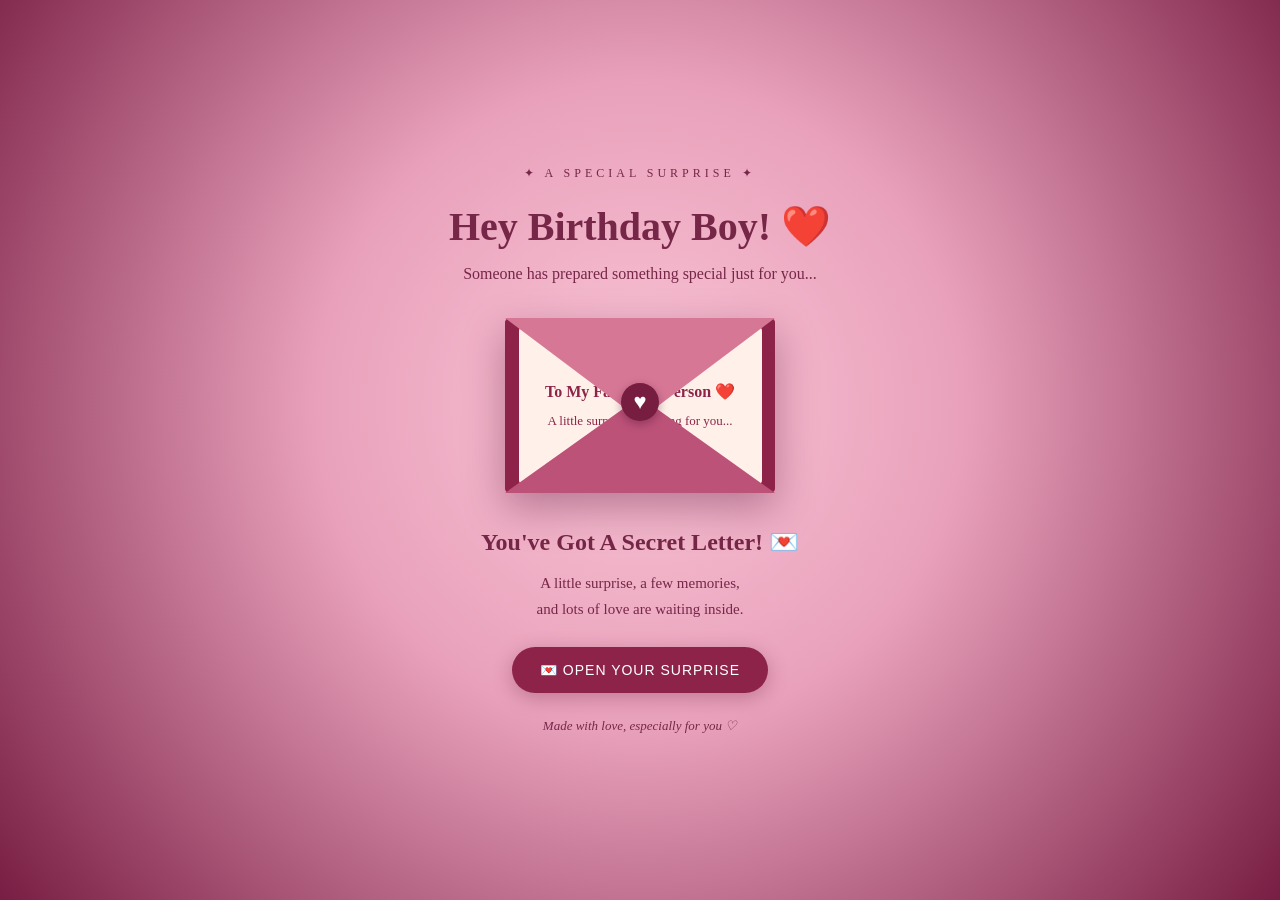
<file: index.html>
<!DOCTYPE html>
<html lang="en">
<head>
    <meta charset="UTF-8">
    <meta name="viewport" content="width=device-width, initial-scale=1.0">
    <title>A Special Surprise ❤️</title>
    <link rel="stylesheet" href="style.css">
</head>

<body>

    <div class="hearts"></div>

    <main class="container">

        <p class="top-text">✦ A SPECIAL SURPRISE ✦</p>

        <h1>Hey Birthday Boy! ❤️</h1>

        <p class="description">
            Someone has prepared something special just for you...
        </p>

        <div class="envelope-area" id="envelope">
            <div class="envelope">
                <div class="back"></div>
                <div class="letter">
                    <span>To My Favourite Person ❤️</span>
                    <p>A little surprise is waiting for you...</p>
                </div>
                <div class="front"></div>
                <div class="flap"></div>
                <div class="seal">♥</div>
            </div>
        </div>

        <h2>You've Got A Secret Letter! 💌</h2>

        <p class="message">
            A little surprise, a few memories,<br>
            and lots of love are waiting inside.
        </p>

        <button id="openBtn">💌 OPEN YOUR SURPRISE</button>

        <p class="footer">Made with love, especially for you ♡</p>

    </main>

    <script src="script.js"></script>
</body>

</html>
</file>
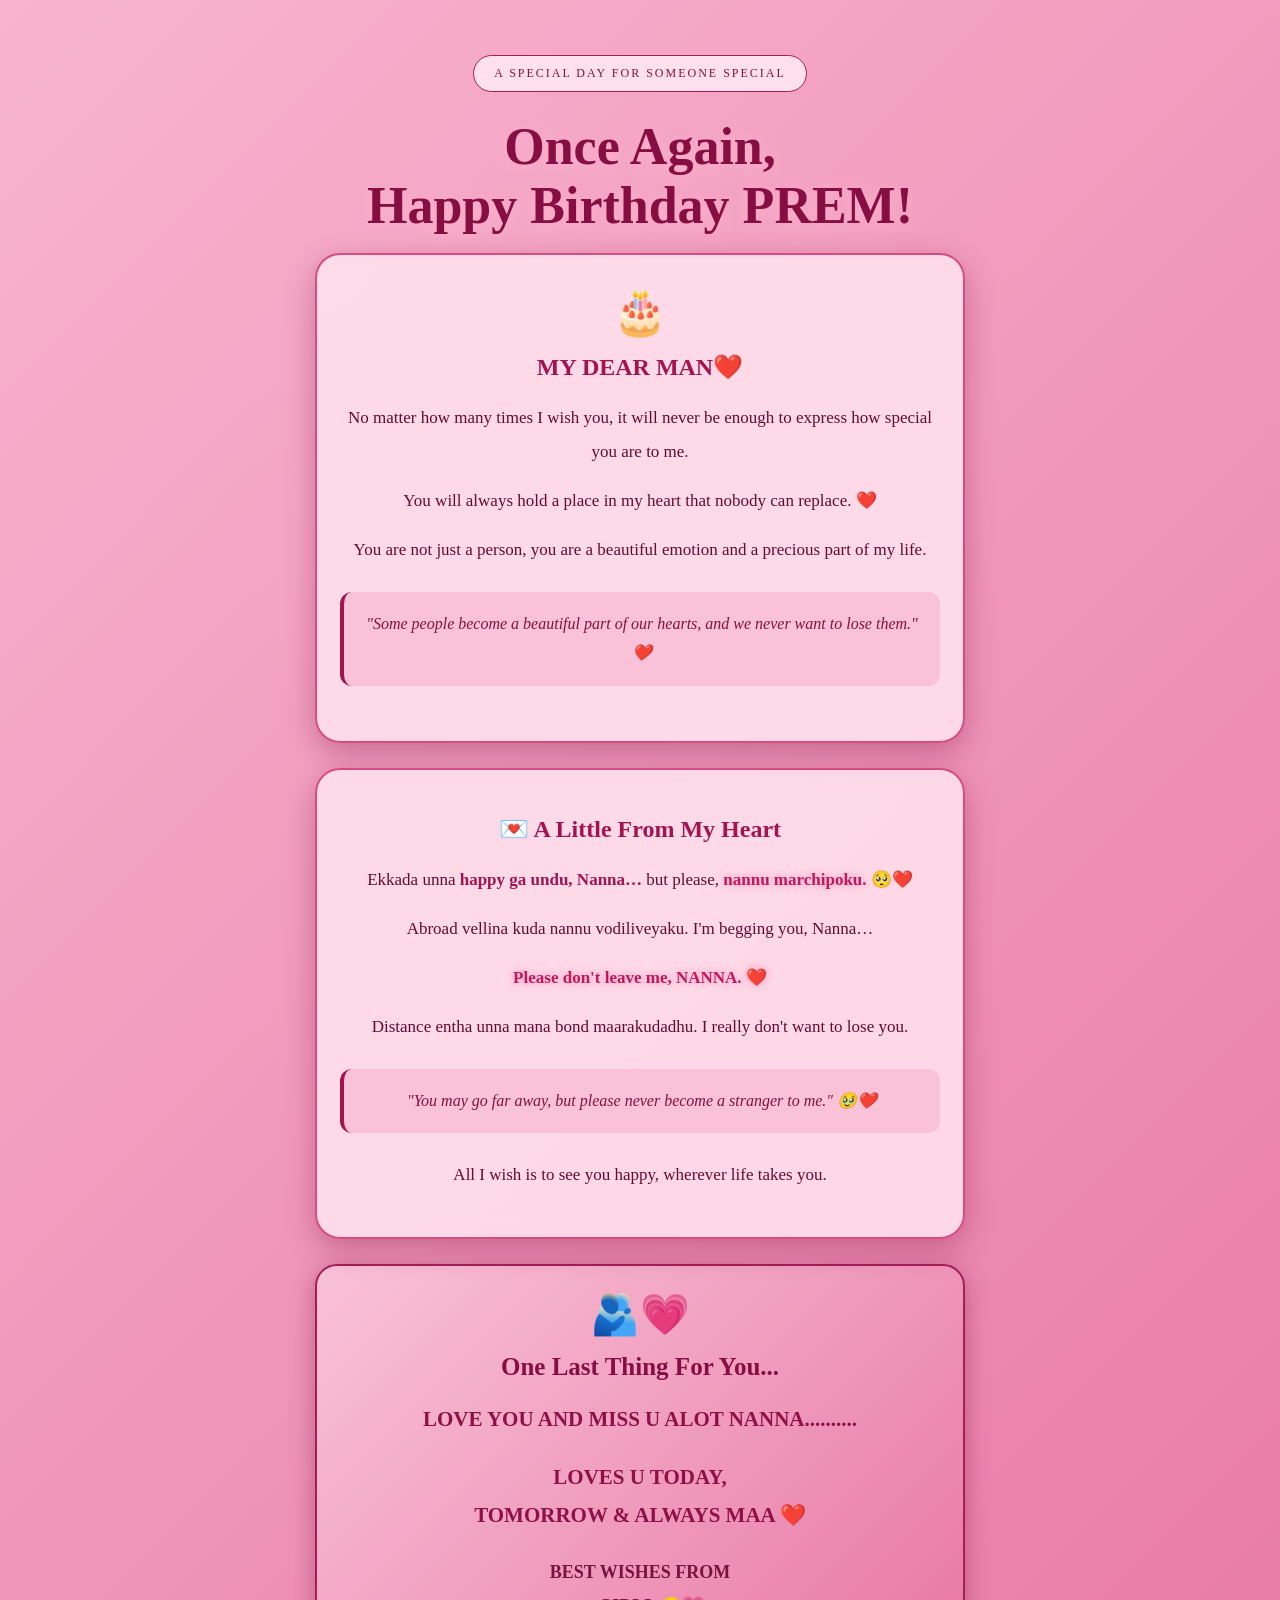
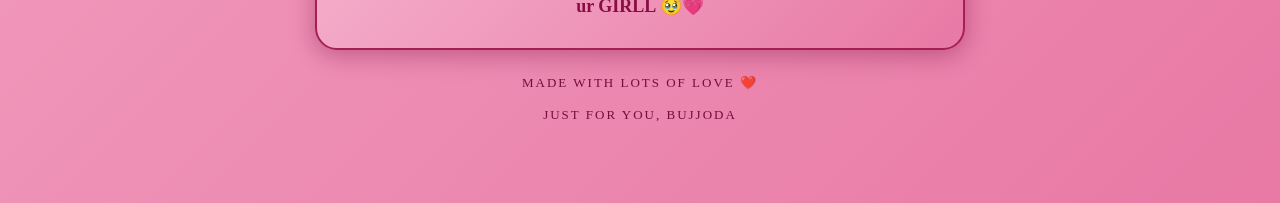
<file: bujjoda.html>
<!DOCTYPE html>
<html lang="en">
<head>
<meta charset="UTF-8">
<meta name="viewport" content="width=device-width, initial-scale=1.0">

<title>Happy Birthday Bujjoda ❤️</title>

<style>
* {
    margin: 0;
    padding: 0;
    box-sizing: border-box;
}

body {
    min-height: 100vh;
    font-family: Georgia, serif;
    text-align: center;
    color: #650b32;
    background: linear-gradient(135deg,
        #f8b4cf,
        #e879a5,
        #d94b83,
        #a91e59);
    background-size: 300% 300%;
    animation: backgroundMove 12s ease infinite;
    overflow-x: hidden;
}

@keyframes backgroundMove {
    0% { background-position: 0% 50%; }
    50% { background-position: 100% 50%; }
    100% { background-position: 0% 50%; }
}

.container {
    width: 90%;
    max-width: 650px;
    margin: auto;
    padding: 55px 0;
    position: relative;
}

.tag {
    display: inline-block;
    padding: 10px 20px;
    border: 1px solid #a51f55;
    border-radius: 30px;
    color: #85113f;
    font-size: 12px;
    letter-spacing: 2px;
    margin-bottom: 25px;
    background: #ffe0ec;
}

h1 {
    font-size: clamp(34px, 8vw, 52px);
    color: #870e43;
    text-shadow: 0 3px 15px #ffb4d0;
    margin-bottom: 18px;
}

.subtitle {
    color: #76133e;
    font-size: 14px;
    letter-spacing: 3px;
    margin-bottom: 35px;
}

.card {
    background: rgba(255, 224, 237, 0.90);
    border: 2px solid #d94b83;
    border-radius: 25px;
    padding: 30px 23px;
    margin-bottom: 25px;
    box-shadow: 0 10px 30px #790d3d55;
    backdrop-filter: blur(10px);
    animation: fadeIn 1.8s ease;
}

@keyframes fadeIn {
    from {
        opacity: 0;
        transform: translateY(25px);
    }
    to {
        opacity: 1;
        transform: translateY(0);
    }
}

p {
    font-size: 17px;
    line-height: 2;
    margin: 15px 0;
}

h2 {
    color: #a31350;
    margin: 15px 0 20px;
}

.gold {
    color: #a31350;
    font-weight: bold;
}

.highlight {
    color: #c2185b;
    font-weight: bold;
    text-shadow: 0 0 8px #ff8db9;
}

.quote {
    background: #f9c2d8;
    border-left: 4px solid #a31350;
    border-radius: 12px;
    padding: 18px;
    margin: 25px 0;
    color: #83123e;
    font-style: italic;
    line-height: 1.8;
}

.final-message {
    background: linear-gradient(135deg, #f9c2d8, #e879a5);
    border: 2px solid #a51f55;
    border-radius: 22px;
    padding: 25px 18px;
    margin-top: 25px;
    box-shadow: 0 5px 25px #790d3d66;
}

.final-message h2 {
    font-size: 25px;
    color: #870e43;
}

.love {
    font-size: 21px;
    font-weight: bold;
    color: #8e1046;
    line-height: 1.8;
    margin-top: 20px;
}

.signature {
    color: #76133e;
    font-size: 18px;
    font-weight: bold;
    margin-top: 20px;
    line-height: 1.9;
}

.heart {
    position: fixed;
    bottom: -30px;
    pointer-events: none;
    animation: floatUp 7s linear forwards;
}

@keyframes floatUp {
    to {
        transform: translateY(-110vh) rotate(360deg);
        opacity: 0;
    }
}

footer {
    padding: 25px 0;
    color: #720e3a;
    font-size: 13px;
    letter-spacing: 2px;
}

@media (max-width: 600px) {
    .container {
        width: 94%;
    }

    .card {
        padding: 25px 17px;
    }
}
</style>
</head>

<body>

<div class="container">

    <div class="tag">
        A SPECIAL DAY FOR SOMEONE SPECIAL
    </div>

    <h1>Once Again,<br>Happy Birthday PREM!</h1>

    

    <!-- BIRTHDAY WISH -->
    <div class="card">

        <div style="font-size:45px;">🎂</div>

        <h2> MY DEAR MAN❤️</h2>

        <p>
            No matter how many times I wish you,
            it will never be enough to express
            how special you are to me.
        </p>

        <p>
            You will always hold a place in my heart
            that nobody can replace. ❤️
        </p>

        <p>
            You are not just a person,
            you are a beautiful emotion
            and a precious part of my life.
        </p>

        <div class="quote">
            "Some people become a beautiful part
            of our hearts, and we never want to lose them." ❤️
        </div>

    </div>

    <!-- EMOTIONAL MESSAGE -->
    <div class="card">

        <h2>💌 A Little From My Heart</h2>

        <p>
            Ekkada unna
            <span class="gold">happy ga undu, Nanna…</span>
            but please,
            <span class="highlight">nannu marchipoku.</span> 🥺❤️
        </p>

        <p>
            Abroad vellina kuda nannu vodiliveyaku.
            I'm begging you, Nanna…
        </p>

        <p class="highlight">
            Please don't leave me, NANNA. ❤️
        </p>

        <p>
            Distance entha unna mana bond maarakudadhu.
            I really don't want to lose you.
        </p>

        <div class="quote">
            "You may go far away, but please never
            become a stranger to me." 🥹❤️
        </div>

        <p>
            All I wish is to see you happy,
            wherever life takes you.
        </p>

    </div>

    <!-- FINAL MESSAGE -->
    <div class="final-message">

        <div style="font-size:40px;">🫂💗</div>

        <h2>One Last Thing For You...</h2>

        <p class="love">
            LOVE YOU AND MISS U ALOT NANNA..........
        </p>

        <p class="love">
            LOVES U TODAY,<br>
            TOMORROW & ALWAYS MAA ❤️
        </p>

        <div class="signature">
            BEST WISHES FROM<br>
            <span style="color:#870e43;">ur GIRLL 🥹💗</span>
        </div>

    </div>

    <footer>
        MADE WITH LOTS OF LOVE ❤️<br><br>
        JUST FOR YOU, BUJJODA
    </footer>

</div>

<script>
// FLOATING HEARTS

function createHeart() {

    const heart = document.createElement("div");

    heart.className = "heart";

    const symbols = ["💗", "💕", "❤️", "✨", "🦋"];

    heart.innerHTML =
        symbols[Math.floor(Math.random() * symbols.length)];

    heart.style.left = Math.random() * 100 + "vw";

    heart.style.fontSize =
        (15 + Math.random() * 20) + "px";

    heart.style.animationDuration =
        (5 + Math.random() * 5) + "s";

    document.body.appendChild(heart);

    setTimeout(() => {
        heart.remove();
    }, 10000);
}

setInterval(createHeart, 600);

</script>

</body>
</html>
</file>
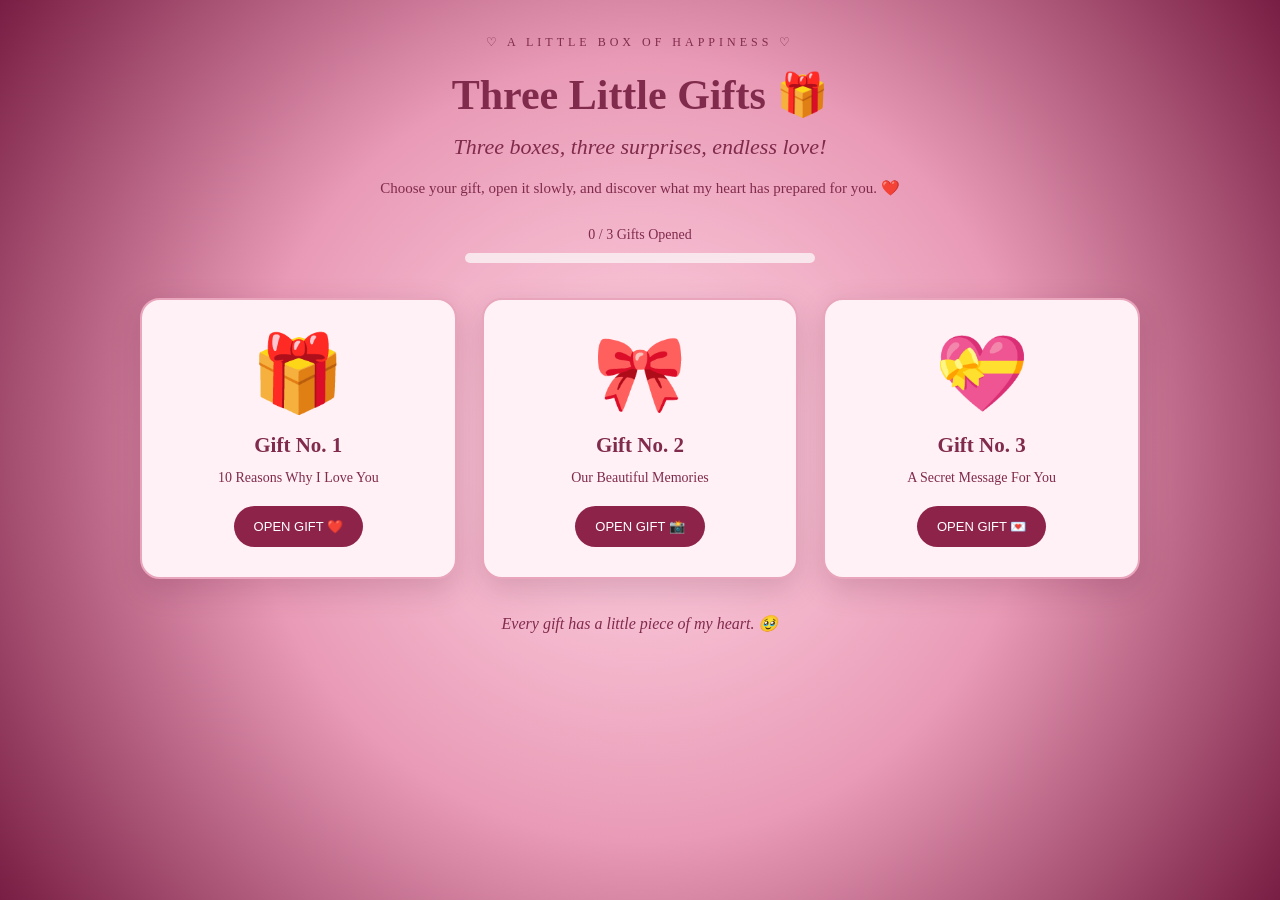
<file: page3.html>
<!DOCTYPE html>
<html lang="en">
<head>
    <meta charset="UTF-8">
    <meta name="viewport" content="width=device-width, initial-scale=1.0">
    <title>Three Little Gifts ❤️</title>
    <link rel="stylesheet" href="page3.css">
</head>
<body>

    <div id="hearts"></div>
    <div id="confetti"></div>

    <main class="container">

        <p class="top">♡ A LITTLE BOX OF HAPPINESS ♡</p>

        <h1>Three Little Gifts 🎁</h1>

        <p class="subtitle">
            Three boxes, three surprises, endless love!
        </p>

        <p class="description">
            Choose your gift, open it slowly, and discover
            what my heart has prepared for you. ❤️
        </p>

        <div class="progress">
            <span id="progressText">0 / 3 Gifts Opened</span>
            <div class="progress-bar">
                <div id="progressFill"></div>
            </div>
        </div>

        <div class="gifts">

            <!-- Gift 1 -->
            <div class="gift-card">
                <div class="gift-icon">🎁</div>
                <h2>Gift No. 1</h2>
                <p>10 Reasons Why I Love You</p>
                <button class="openGift" data-gift="1">
                    OPEN GIFT ❤️
                </button>
            </div>

            <!-- Gift 2 -->
            <div class="gift-card">
                <div class="gift-icon">🎀</div>
                <h2>Gift No. 2</h2>
                <p>Our Beautiful Memories</p>
                <button class="openGift" data-gift="2">
                    OPEN GIFT 📸
                </button>
            </div>

            <!-- Gift 3 -->
            <div class="gift-card">
                <div class="gift-icon">💝</div>
                <h2>Gift No. 3</h2>
                <p>A Secret Message For You</p>
                <button class="openGift" data-gift="3">
                    OPEN GIFT 💌
                </button>
            </div>

        </div>

        <p id="bottomMessage">
            Every gift has a little piece of my heart. 🥹
        </p>

        <button id="nextBtn" onclick="goNext()" hidden>
            UNLOCK THE NEXT SURPRISE ❤️
        </button>

    </main>

    <!-- Popup -->
    <div class="popup" id="popup">
        <div class="popup-content">
            <button class="close" id="closePopup">×</button>
            <div id="popupBody"></div>
        </div>
    </div>

    <script src="page3.js"></script>

</body>
</html>
</file>
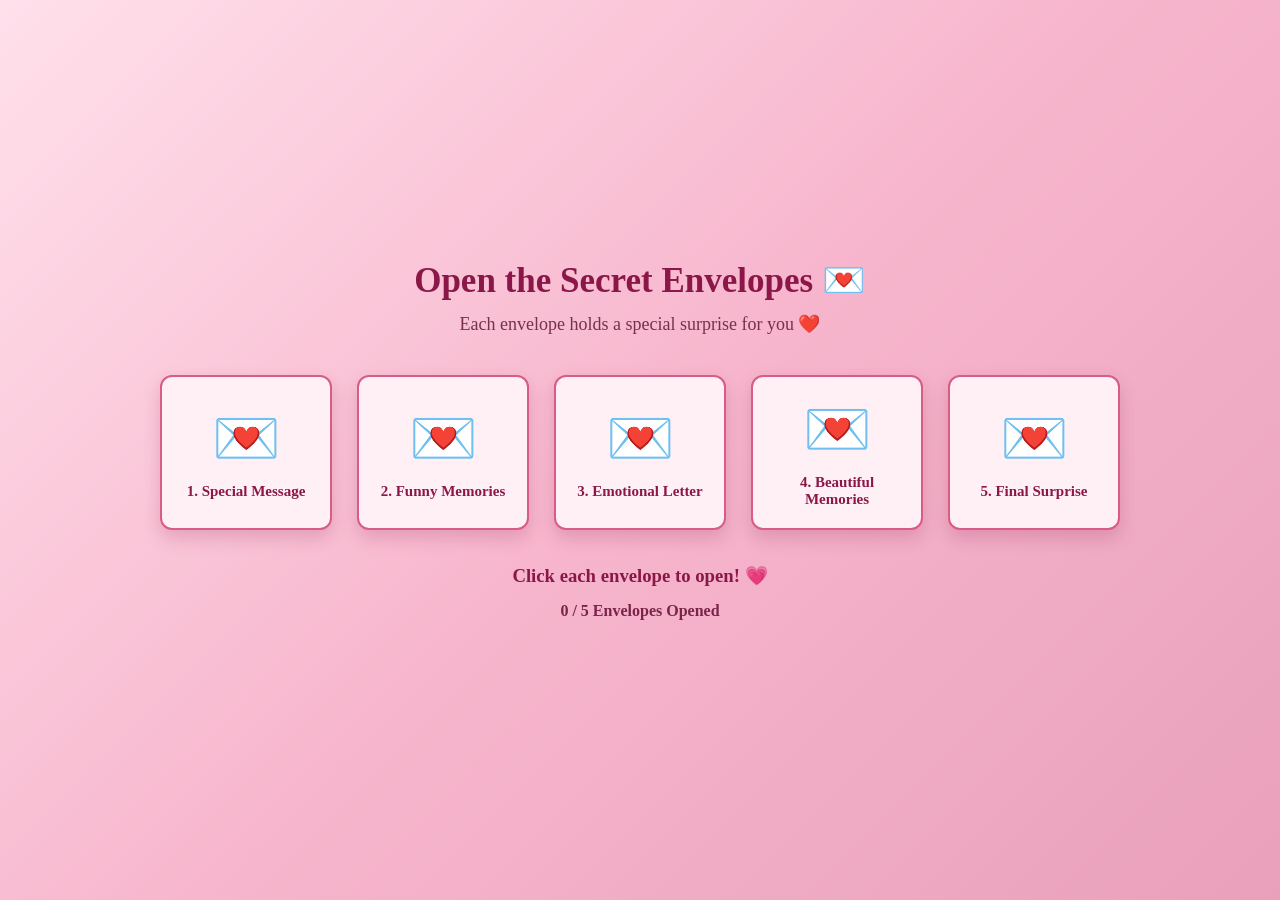
<file: page4.html>
<!DOCTYPE html>
<html lang="en">
<head>
    <meta charset="UTF-8">
    <meta name="viewport" content="width=device-width, initial-scale=1.0">
    <title>Secret Love Envelopes 💌</title>
    <link rel="stylesheet" href="page4.css">
</head>

<body>

    <div class="container">

        <h1>Open the Secret Envelopes 💌</h1>
        <p class="subtitle">Each envelope holds a special surprise for you ❤️</p>

        <div class="envelope-container">

            <div class="envelope" data-letter="0">
                <div class="flap">💌</div>
                <p>1. Special Message</p>
            </div>

            <div class="envelope" data-letter="1">
                <div class="flap">💌</div>
                <p>2. Funny Memories</p>
            </div>

            <div class="envelope" data-letter="2">
                <div class="flap">💌</div>
                <p>3. Emotional Letter</p>
            </div>

            <div class="envelope" data-letter="3">
                <div class="flap">💌</div>
                <p>4. Beautiful Memories</p>
            </div>

            <div class="envelope" data-letter="4">
                <div class="flap">💌</div>
                <p>5. Final Surprise</p>
            </div>

        </div>

        <h3>Click each envelope to open! 💗</h3>

        <p id="progress">0 / 5 Envelopes Opened</p>

        <button id="nextBtn" hidden>Next Surprise ❤️</button>

    </div>

    <!-- Popup -->
    <div class="popup" id="popup">

        <div class="letter-box">

            <button class="close" id="closePopup">×</button>

            <div id="letterContent"></div>

        </div>

    </div>
    

    <script src="page4.js"></script>

</body>
</html>
</file>
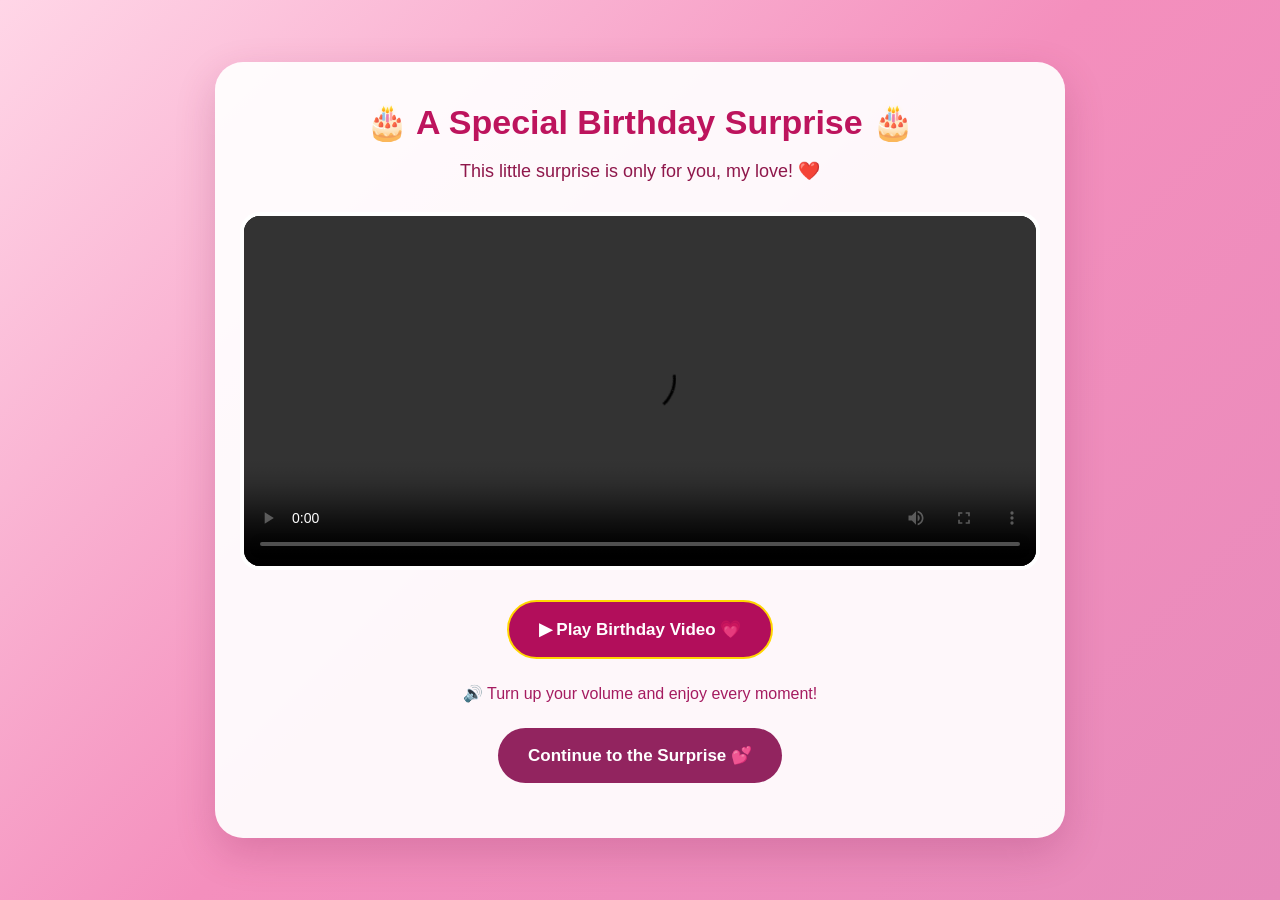
<file: page5.html>
<!DOCTYPE html>
<html lang="en">

<head>
    <meta charset="UTF-8">
    <meta name="viewport" content="width=device-width, initial-scale=1.0">

    <title>Birthday Video Surprise ❤️</title>

    <link rel="stylesheet" href="page5.css">
</head>

<body>

    <div class="container">

        <h1>🎂 A Special Birthday Surprise 🎂</h1>

        <p class="subtitle">
            This little surprise is only for you, my love! ❤️
        </p>

        <!-- Birthday Video -->

        <div class="video-box">

            <video id="birthdayVideo"
                   controls
                   playsinline
                   preload="auto">

                <source src="./birthday.mp4" type="video/mp4">

                Your browser does not support video playback.

            </video>

        </div>

        <!-- Play Button -->

        <button id="playButton" class="play-btn">
            ▶ Play Birthday Video 💗
        </button>

        <p class="volume-text">
            🔊 Turn up your volume and enjoy every moment!
        </p>

        <!-- Continue Button -->

        <button id="continueButton" class="continue-btn">
            Continue to the Surprise 💕
        </button>

        <p id="message"></p>

    </div>

    <script src="page5.js"></script>

</body>
</html>
</file>
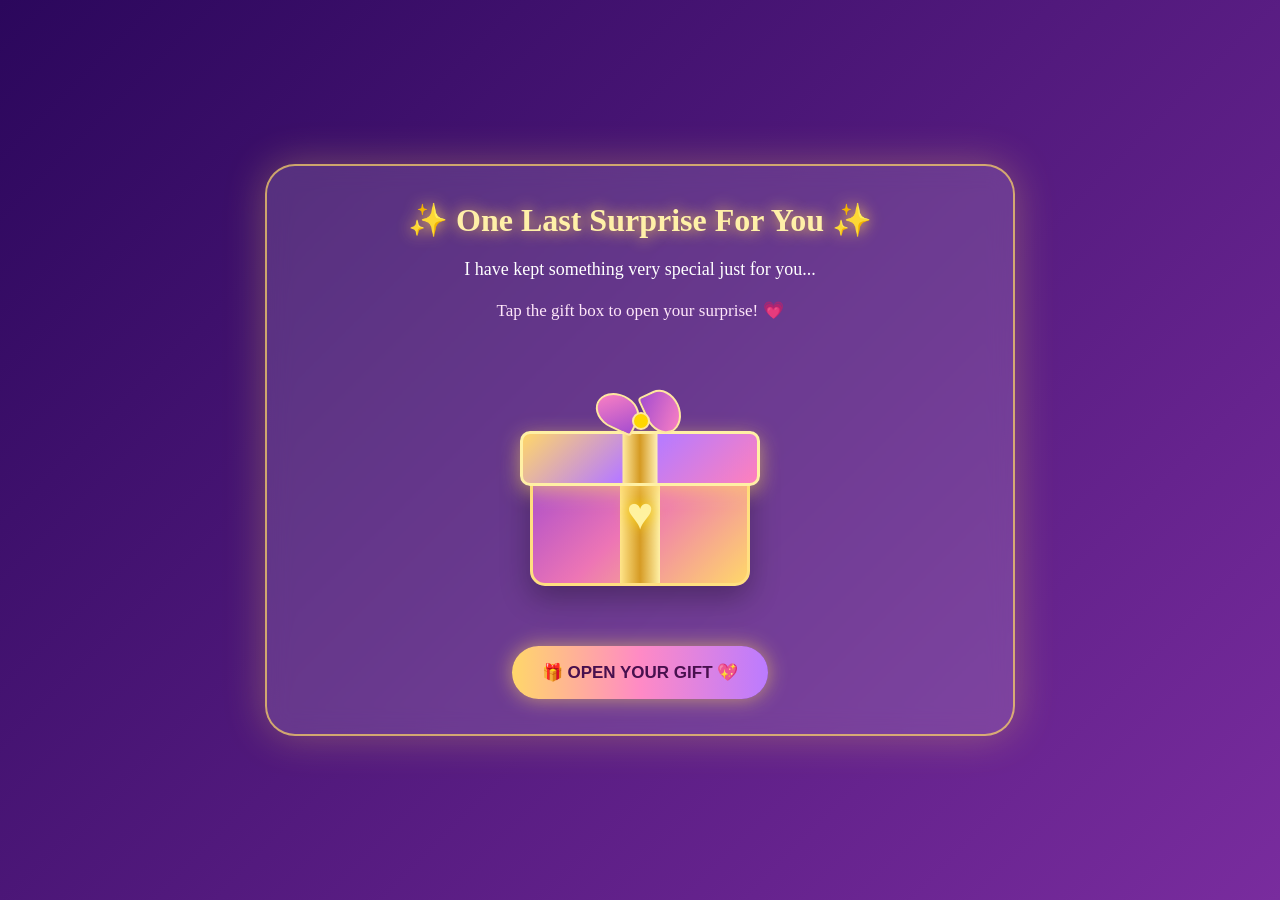
<file: page6.html>
<!DOCTYPE html>
<html lang="en">

<head>

    <meta charset="UTF-8">

    <meta name="viewport" content="width=device-width, initial-scale=1.0">

    <title>One Last Surprise ❤️</title>

    <link rel="stylesheet" href="page6.css">

</head>

<body>

    <main class="container">

        <h1>✨ One Last Surprise For You ✨</h1>

        <p class="subtitle">
            I have kept something very special just for you...
        </p>

        <p id="instruction" class="instruction">
            Tap the gift box to open your surprise! 💗
        </p>

        <!-- Gift Box -->

        <div class="gift-area">

            <div class="gift-box" id="giftBox">

                <div class="gift-body">

                    <div class="body-ribbon"></div>

                    <div class="heart">♥</div>

                </div>

                <div class="gift-lid" id="giftLid">

                    <div class="lid-ribbon"></div>

                    <div class="bow">

                        <span class="bow-left"></span>

                        <span class="bow-right"></span>

                        <span class="bow-center"></span>

                    </div>

                </div>

            </div>

        </div>

        <button id="openButton" class="open-btn">
            🎁 OPEN YOUR GIFT 💖
        </button>

        <!-- Final Surprise -->

        <section id="surpriseContent" class="surprise-content">

            <h2>💜 You Are My Greatest Gift 💜</h2>

            <p class="love-message">

                Happy Birthday, My Love! ❤️

                <br><br>

                No gift in this world can express how special you are to me.

                <br><br>

                You make my days brighter, my smile bigger,
                and my life more beautiful.

                <br><br>

                I wish to create a million more memories with you.

                <br><br>

                I LOVE YOU FOREVER! 💗

            </p>

            <!-- Your Photo -->

            <div class="photo-frame">

                <img src="pic.jpeg" alt="Our beautiful memory">

            </div>

            <p class="final-text">
                Forever Yours... 💍❤️
            </p>

            <button id="replayButton" class="replay-btn">
                🔄 Replay Surprise
            </button>

            <button
    class="letter-btn"
    onclick="window.location.href='page7.html'">

    💌 Read My Love Letter ❤️

</button>

        </section>

    </main>

    <script src="page6.js"></script>

    
</body>
</html>
</file>
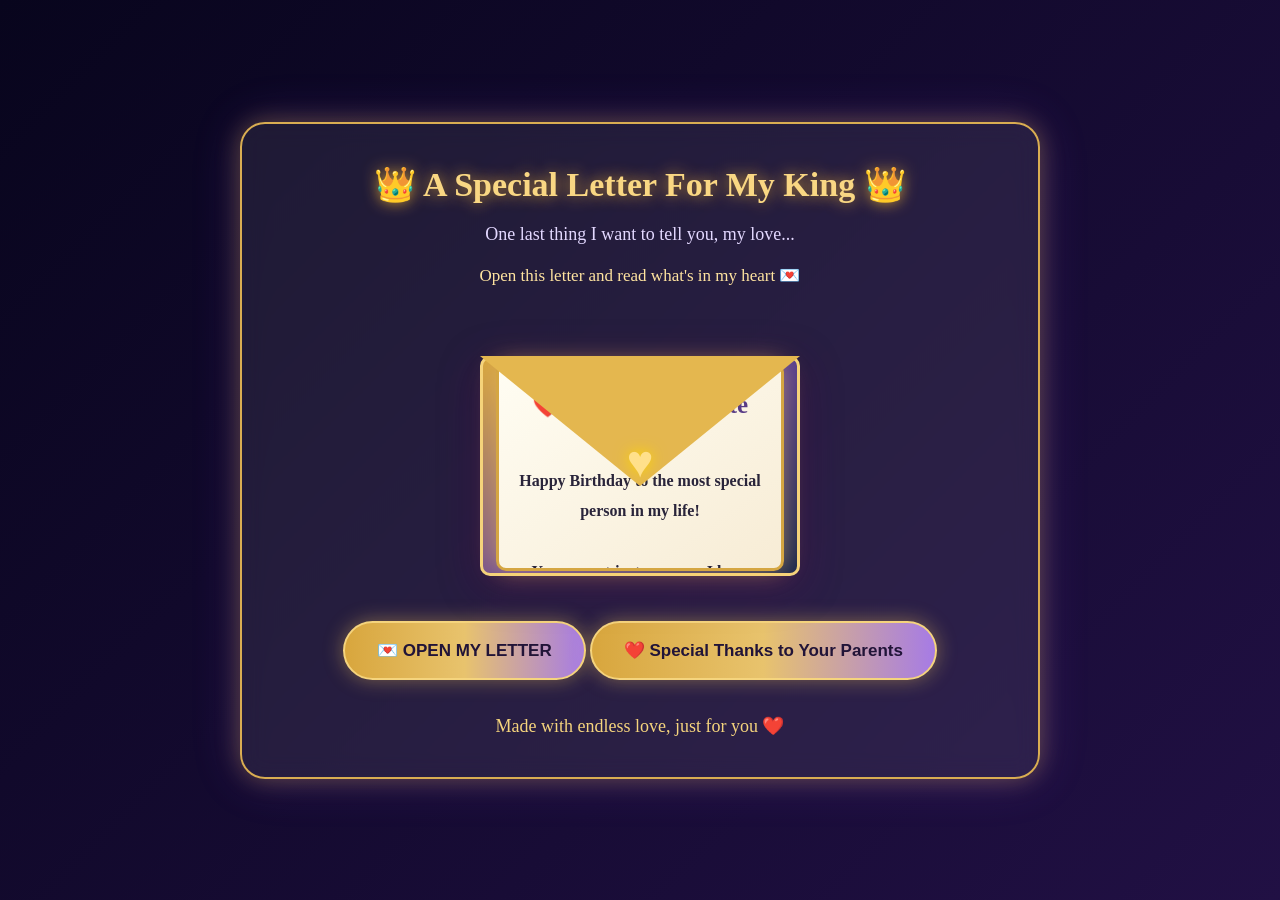
<file: page7.html>
<!DOCTYPE html>
<html lang="en">

<head>
    <meta charset="UTF-8">
    <meta name="viewport" content="width=device-width, initial-scale=1.0">

    <title>My Love Letter ❤️</title>

    <link rel="stylesheet" href="page7.css">
</head>

<body>

    <div class="container">

        <h1>👑 A Special Letter For My King 👑</h1>

        <p class="subtitle">
            One last thing I want to tell you, my love...
        </p>

        <p class="instruction">
            Open this letter and read what's in my heart 💌
        </p>

        <!-- Envelope -->

        <div class="envelope" id="envelope">

            <div class="envelope-back"></div>

            <!-- Love Letter -->

            <div class="letter">

                <h2>❤️ To My Favourite Boy ❤️</h2>

                <p>

                    Happy Birthday to the most special
                    person in my life!

                    <br><br>

                    You are not just someone I love.
                    You are my happiness, my biggest support,
                    my favourite smile and my sweetest blessing.

                    <br><br>

                    I may not always have the perfect words
                    to express my feelings, but I hope you
                    always remember how important you are to me.

                    <br><br>

                    Keep chasing your dreams,
                    keep smiling and never forget
                    how amazing you are.

                    <br><br>

                    I am so lucky to have you in my life.

                    <br><br>

                    Happy Birthday, My King! 👑

                </p>

                <h3>Forever Yours, ❤️</h3>

                <h3>Your Girl 💜</h3>

            </div>

            <!-- Envelope Flap -->

            <div class="envelope-flap"></div>

            <div class="envelope-heart">♥</div>

        </div>

        <button id="openLetter" class="open-btn">
            💌 OPEN MY LETTER
        </button>

        <button id="restartButton" class="restart-btn">
            🔄 Read Again
        </button>
        <button onclick="window.location.href='page8.html'"
        class="parents-btn">

    ❤️ Special Thanks to Your Parents

</button>

        <p class="footer">
            Made with endless love, just for you ❤️
        </p>

    </div>

    <script src="page7.js"></script>

</body>
</html>
</file>
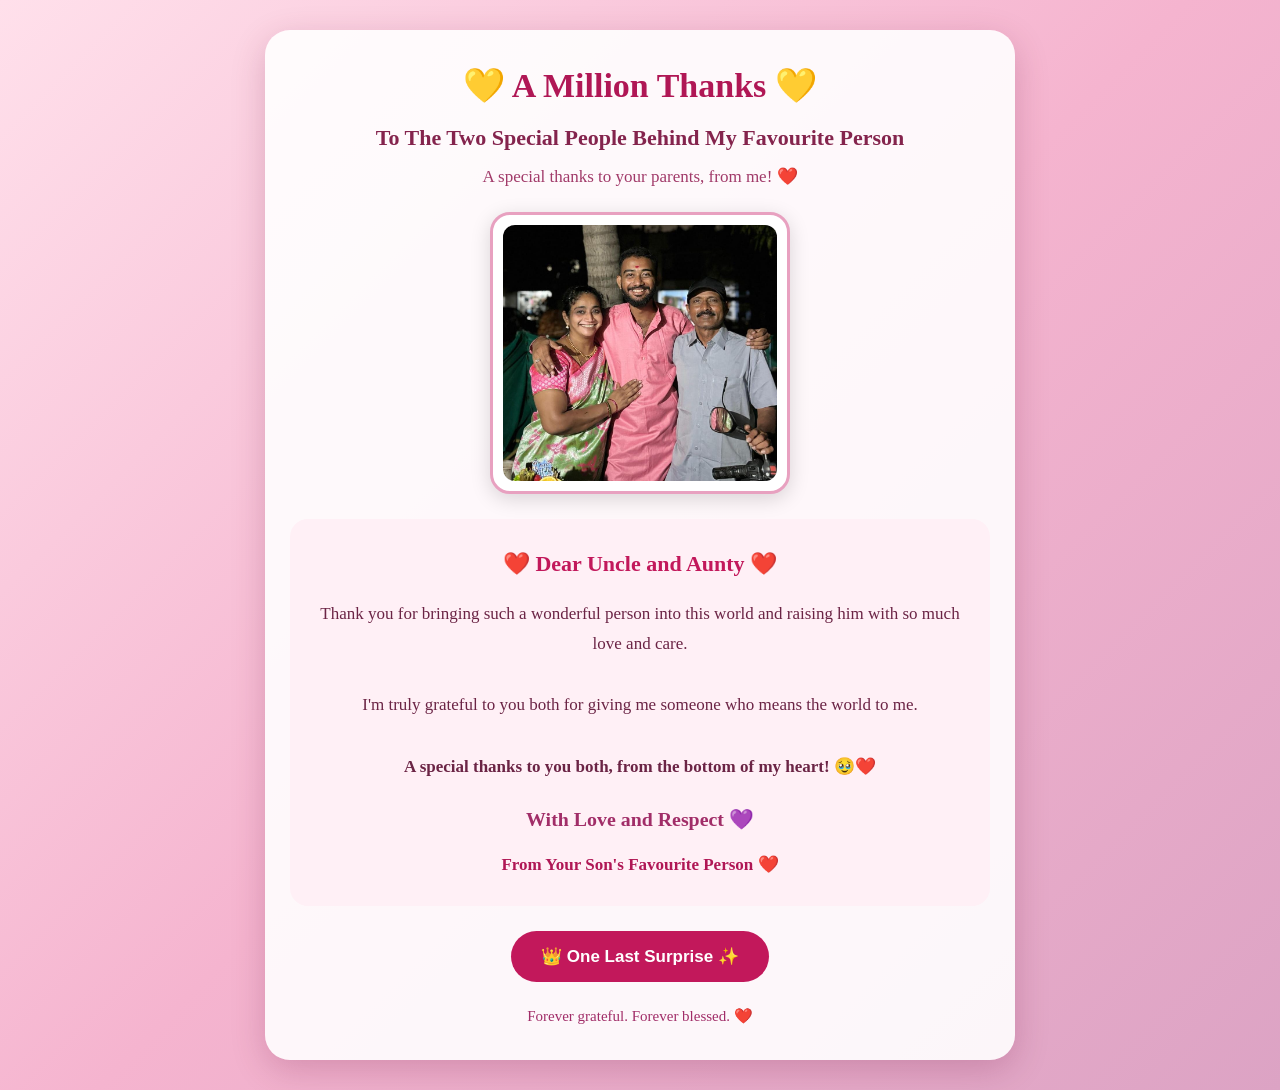
<file: page8.html>
<!DOCTYPE html>
<html lang="en">
<head>
    <meta charset="UTF-8">
    <meta name="viewport" content="width=device-width, initial-scale=1.0">
    <title>Special Thanks to Your Parents ❤️</title>
    <link rel="stylesheet" href="page8.css">
</head>

<body>

    <div class="container">

        <h1>💛 A Million Thanks 💛</h1>

        <h2>To The Two Special People Behind My Favourite Person</h2>

        <p class="subtitle">
            A special thanks to your parents, from me! ❤️
        </p>

       <div class="photo-frame">
    <img src="parents.jpeg" alt="Parents Photo">
</div>

        <div class="message">

            <h2>❤️ Dear Uncle and Aunty ❤️</h2>

            <p>
                Thank you for bringing such a wonderful person into this
                world and raising him with so much love and care.
                <br><br>

                I'm truly grateful to you both for giving me someone
                who means the world to me.
                <br><br>

                <strong>
                    A special thanks to you both, from the bottom of my heart! 🥹❤️
                </strong>
            </p>

            <h3>With Love and Respect 💜</h3>

            <p class="signature">
                From Your Son's Favourite Person ❤️
            </p>

        </div>

        <button id="finalButton">
            👑 One Last Surprise ✨
        </button>

        <p class="footer">
            Forever grateful. Forever blessed. ❤️
        </p>

    </div>

    <script src="page8.js"></script>

</body>
</html>
</file>
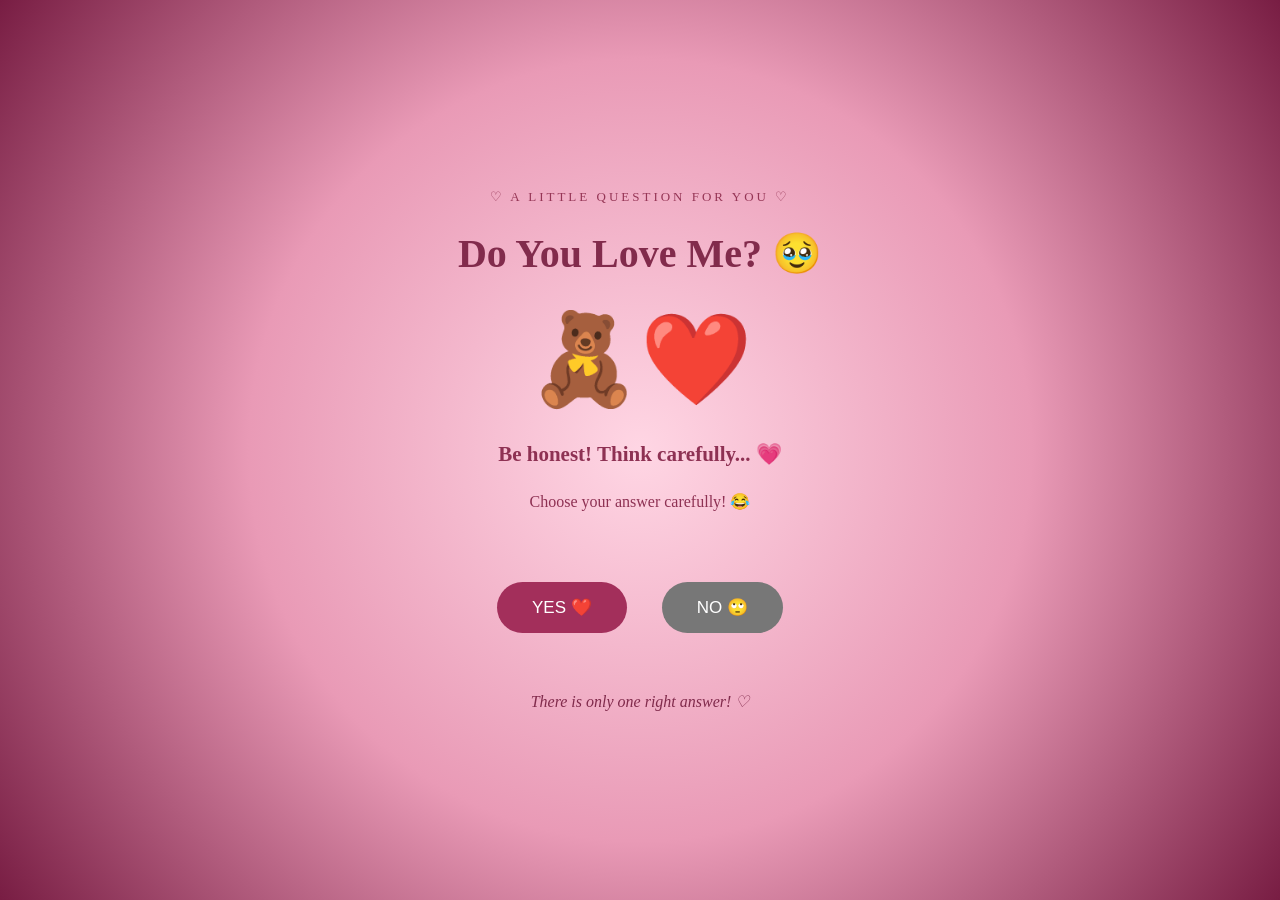
<file: yesno.html>
<!DOCTYPE html>
<html lang="en">
<head>
    <meta charset="UTF-8">
    <meta name="viewport" content="width=device-width, initial-scale=1.0">
    <title>A Question For You ❤️</title>
    <link rel="stylesheet" href="yesno.css">
</head>
<body>

<div class="container">

    <p class="top">♡ A LITTLE QUESTION FOR YOU ♡</p>

    <h1>Do You Love Me? 🥹</h1>

    <div class="teddy">🧸❤️</div>

    <h2>Be honest! Think carefully... 💗</h2>

    <p id="message">Choose your answer carefully! 😂</p>

    <div class="button-area">
        <button id="yesBtn">YES ❤️</button>
        <button id="noBtn">NO 🙄</button>
    </div>

    <p class="footer">There is only one right answer! ♡</p>

</div>

<script src="yesno.js"></script>
</body>
</html>
</file>
<file: style.css>
* {
    margin: 0;
    padding: 0;
    box-sizing: border-box;
}

body {
    min-height: 100vh;
    display: flex;
    justify-content: center;
    align-items: center;
    overflow: hidden;
    font-family: Georgia, serif;
    background:
        radial-gradient(circle at 50% 45%,
        #f9c4d5 0%,
        #e9a1bb 40%,
        #781d43 100%);
    color: #762747;
}

.container {
    text-align: center;
    width: 90%;
    max-width: 600px;
    padding: 25px 10px;
    position: relative;
    z-index: 2;
}

.top-text {
    letter-spacing: 4px;
    font-size: 12px;
    margin-bottom: 22px;
    animation: fadeIn 2s ease;
}

h1 {
    font-size: 40px;
    margin-bottom: 15px;
    animation: fadeIn 2s ease;
}

.description {
    font-size: 16px;
    margin-bottom: 35px;
}

.envelope-area {
    display: flex;
    justify-content: center;
    margin: 30px 0;
    perspective: 1000px;
    cursor: pointer;
}

.envelope {
    position: relative;
    width: 270px;
    height: 175px;
    background: #a52e59;
    border-radius: 5px;
    box-shadow: 0 15px 40px #5c173c66;
}

.back {
    position: absolute;
    inset: 0;
    background: #8e2349;
    border-radius: 5px;
}

.letter {
    position: absolute;
    width: 90%;
    height: 90%;
    background: #fff1e9;
    left: 5%;
    top: 5%;
    display: flex;
    flex-direction: column;
    align-items: center;
    justify-content: center;
    gap: 12px;
    padding: 12px;
    transition: transform 1s ease;
    color: #8e2349;
    z-index: 2;
    border-radius: 4px;
}

.letter span {
    font-weight: bold;
}

.letter p {
    font-size: 13px;
}

.front {
    position: absolute;
    inset: 0;
    background: #bd5279;
    clip-path: polygon(0 100%, 50% 45%, 100% 100%);
    z-index: 3;
}

.flap {
    position: absolute;
    top: 0;
    width: 100%;
    height: 100%;
    background: #d77796;
    clip-path: polygon(0 0, 100% 0, 50% 58%);
    transform-origin: top;
    transition: transform 0.8s ease;
    z-index: 4;
}

.seal {
    position: absolute;
    top: 48%;
    left: 50%;
    transform: translate(-50%, -50%);
    background: #771d40;
    color: white;
    width: 38px;
    height: 38px;
    display: flex;
    align-items: center;
    justify-content: center;
    border-radius: 50%;
    z-index: 5;
    font-size: 22px;
    box-shadow: 0 3px 10px #4b102c66;
}

.envelope.open .flap {
    transform: rotateX(180deg);
    z-index: 1;
}

.envelope.open .letter {
    transform: translateY(-115px);
}

h2 {
    font-size: 24px;
    margin-top: 35px;
}

.message {
    margin-top: 15px;
    line-height: 1.7;
    font-size: 15px;
}

button {
    margin-top: 25px;
    padding: 15px 28px;
    border: none;
    border-radius: 30px;
    background: #8e2349;
    color: white;
    font-size: 14px;
    letter-spacing: 1px;
    cursor: pointer;
    box-shadow: 0 5px 20px #70213f55;
    transition: 0.3s;
}

button:hover {
    background: #641735;
    transform: scale(1.06);
}

.footer {
    margin-top: 25px;
    font-size: 13px;
    font-style: italic;
}

.heart {
    position: fixed;
    bottom: -30px;
    color: #fff0f5;
    animation: floatUp linear infinite;
    pointer-events: none;
    z-index: 1;
}

@keyframes floatUp {
    to {
        transform: translateY(-110vh) rotate(360deg);
        opacity: 0;
    }
}

@keyframes fadeIn {
    from {
        opacity: 0;
        transform: translateY(20px);
    }
    to {
        opacity: 1;
        transform: translateY(0);
    }
}

@media(max-width: 480px) {
    h1 {
        font-size: 30px;
    }

    h2 {
        font-size: 20px;
    }

    .envelope {
        width: 240px;
        height: 155px;
    }
}
</file>
<file: page3.css>
* {
    margin: 0;
    padding: 0;
    box-sizing: border-box;
}

body {
    min-height: 100vh;
    background: radial-gradient(
        circle,
        #ffd6e4,
        #e99ab6,
        #781d43
    );
    font-family: Georgia, serif;
    color: #812b4c;
    text-align: center;
    padding: 35px 15px;
    overflow-x: hidden;
}

.container {
    max-width: 1000px;
    margin: auto;
    position: relative;
    z-index: 2;
}

.top {
    font-size: 12px;
    letter-spacing: 4px;
    margin-bottom: 20px;
}

h1 {
    font-size: 42px;
    margin-bottom: 15px;
}

.subtitle {
    font-size: 22px;
    font-style: italic;
    margin-bottom: 15px;
}

.description {
    font-size: 15px;
    line-height: 1.8;
    margin-bottom: 25px;
}

.progress {
    max-width: 350px;
    margin: 25px auto 35px;
    font-size: 14px;
}

.progress-bar {
    height: 10px;
    background: #f9e5ec;
    border-radius: 20px;
    margin-top: 10px;
    overflow: hidden;
}

#progressFill {
    width: 0%;
    height: 100%;
    background: #8e2349;
    border-radius: 20px;
    transition: width 0.5s ease;
}

.gifts {
    display: grid;
    grid-template-columns: repeat(3, 1fr);
    gap: 25px;
}

.gift-card {
    background: #fff1f5;
    border: 2px solid #e8a5bb;
    border-radius: 20px;
    padding: 30px 15px;
    box-shadow: 0 10px 30px #60193633;
    transition: 0.4s;
}

.gift-card:hover {
    transform: translateY(-12px);
    box-shadow: 0 15px 35px #60193655;
}

.gift-icon {
    font-size: 75px;
    margin-bottom: 15px;
    animation: bounce 2s infinite;
}

.gift-card h2 {
    font-size: 21px;
    margin-bottom: 12px;
}

.gift-card p {
    font-size: 14px;
    margin-bottom: 20px;
}

.openGift, #nextBtn {
    background: #8e2349;
    color: white;
    border: none;
    border-radius: 30px;
    padding: 13px 20px;
    cursor: pointer;
    font-size: 13px;
    transition: 0.3s;
}

.openGift:hover, #nextBtn:hover {
    background: #641735;
    transform: scale(1.06);
}

.opened {
    border: 2px solid #9e4267;
    background: #fce0e9;
}

.opened .gift-icon {
    animation: none;
}

#bottomMessage {
    margin-top: 35px;
    font-style: italic;
    font-size: 16px;
}

#nextBtn {
    margin-top: 25px;
    padding: 16px 30px;
}

[hidden] {
    display: none !important;
}

/* Popup design */

.popup {
    display: none;
    position: fixed;
    inset: 0;
    background: #390b25cc;
    z-index: 10;
    justify-content: center;
    align-items: center;
    padding: 15px;
}

.popup.show {
    display: flex;
}

.popup-content {
    position: relative;
    background: #fff3ed;
    width: 100%;
    max-width: 550px;
    max-height: 85vh;
    overflow-y: auto;
    border-radius: 20px;
    padding: 40px 25px;
    box-shadow: 0 10px 40px #0005;
}

.close {
    position: absolute;
    top: 10px;
    right: 18px;
    border: none;
    background: none;
    color: #812b4c;
    font-size: 32px;
    cursor: pointer;
}

#popupBody h2 {
    color: #922b52;
    margin-bottom: 20px;
}

.reasons {
    line-height: 2;
    text-align: left;
    padding-left: 25px;
}

.memory-photos {
    display: grid;
    grid-template-columns: repeat(2, 1fr);
    gap: 12px;
}

.memory-photos img {
    width: 100%;
    height: 170px;
    object-fit: cover;
    border-radius: 12px;
}

.secret-message {
    line-height: 2;
    font-size: 16px;
    padding: 15px;
}

.heart {
    position: fixed;
    bottom: -30px;
    color: #fff0f5;
    pointer-events: none;
    animation: floatUp 6s linear forwards;
    z-index: 1;
}

@keyframes bounce {
    50% {
        transform: translateY(-10px);
    }
}

@keyframes floatUp {
    to {
        transform: translateY(-110vh) rotate(360deg);
        opacity: 0;
    }
}

@media(max-width: 650px) {
    .gifts {
        grid-template-columns: 1fr;
        gap: 18px;
    }

    h1 {
        font-size: 32px;
    }

    .gift-card {
        padding: 25px;
    }
}
</file>
<file: page4.css>
/* RESET */
* {
    margin: 0;
    padding: 0;
    box-sizing: border-box;
}

/* PAGE BACKGROUND */
body {
    min-height: 100vh;
    font-family: Georgia, serif;
    background: linear-gradient(
        135deg,
        #ffe0eb,
        #f7b6cd,
        #e9a0bb
    );
    display: flex;
    justify-content: center;
    align-items: center;
    padding: 25px;
}

/* MAIN CONTAINER */
.container {
    width: 100%;
    max-width: 1000px;
    text-align: center;
    padding: 35px 20px;
}

h1 {
    color: #8b1748;
    font-size: 35px;
    margin-bottom: 12px;
}

.subtitle {
    color: #78304c;
    font-size: 18px;
    margin-bottom: 40px;
}

/* ENVELOPES */
.envelope-container {
    display: grid;
    grid-template-columns: repeat(auto-fit, minmax(150px, 1fr));
    gap: 25px;
    margin-bottom: 35px;
}

.envelope {
    position: relative;
    min-height: 155px;
    background: #fff0f5;
    border: 2px solid #d85b88;
    border-radius: 12px;
    display: flex;
    flex-direction: column;
    justify-content: center;
    align-items: center;
    cursor: pointer;
    padding: 15px;
    box-shadow: 0 8px 18px #8b174833;
    transition: 0.3s;
    z-index: 1;
}

.envelope:hover {
    transform: translateY(-8px);
    box-shadow: 0 14px 25px #8b174855;
}

.flap {
    font-size: 55px;
    margin-bottom: 12px;
    transition: 0.3s;
}

.envelope:hover .flap {
    transform: scale(1.15) rotate(-8deg);
}

.envelope p {
    color: #8b1748;
    font-weight: bold;
    font-size: 15px;
}

.envelope.opened {
    background: #ffd1e0;
    border-color: #a52a5b;
}

/* PROGRESS */
h3 {
    color: #8b1748;
    margin-bottom: 15px;
}

#progress {
    color: #7b2448;
    font-weight: bold;
    margin-bottom: 20px;
}

/* NEXT BUTTON */
#nextBtn {
    background: #a51f55;
    color: white;
    border: none;
    padding: 14px 28px;
    border-radius: 30px;
    font-size: 17px;
    cursor: pointer;
    box-shadow: 0 5px 15px #8b174844;
    transition: 0.3s;
}

#nextBtn:hover {
    background: #78123b;
    transform: scale(1.05);
}

/* POPUP BACKGROUND */
.popup {
    display: none;
    position: fixed;
    inset: 0;
    background: rgba(35, 10, 25, 0.8);
    justify-content: center;
    align-items: center;
    padding: 20px;
    z-index: 1000;
}

.popup.show {
    display: flex;
    animation: backgroundBlast 0.5s ease;
}

/* LETTER BOX */
.letter-box {
    position: relative;
    background: #fff5f8;
    width: 100%;
    max-width: 500px;
    padding: 45px 30px;
    border-radius: 18px;
    text-align: center;
    box-shadow: 0 10px 35px #0005;
    animation: heartBlast 0.7s cubic-bezier(.17,.89,.32,1.49);
}

/* GLOWING HEARTS */
.letter-box::before {
    content: "💖 ✨ 💗 ✨ 💖";
    display: block;
    font-size: 25px;
    margin-bottom: 18px;
    animation: heartGlow 1s infinite alternate;
}

.letter-box h2 {
    color: #a51f55;
    margin-bottom: 20px;
    font-size: 26px;
}

.letter-box p {
    color: #633044;
    font-size: 18px;
    line-height: 1.8;
}

/* CLOSE BUTTON */
.close {
    position: absolute;
    top: 10px;
    right: 15px;
    border: none;
    background: transparent;
    color: #a51f55;
    font-size: 32px;
    cursor: pointer;
}

/* ANIMATIONS */
@keyframes backgroundBlast {
    0% {
        background: rgba(255, 70, 140, 0);
    }
    100% {
        background: rgba(35, 10, 25, 0.8);
    }
}

@keyframes heartBlast {
    0% {
        opacity: 0;
        transform: scale(0.1) rotate(-20deg);
    }
    60% {
        opacity: 1;
        transform: scale(1.15) rotate(5deg);
    }
    100% {
        opacity: 1;
        transform: scale(1) rotate(0);
    }
}

@keyframes heartGlow {
    from {
        transform: scale(1);
        filter: drop-shadow(0 0 3px pink);
    }
    to {
        transform: scale(1.2);
        filter: drop-shadow(0 0 12px deeppink);
    }
}

/* MOBILE RESPONSIVENESS */
@media (max-width: 600px) {

    body {
        padding: 15px;
    }

    .container {
        padding: 22px 10px;
    }

    h1 {
        font-size: 27px;
    }

    .envelope-container {
        grid-template-columns: repeat(2, 1fr);
        gap: 15px;
    }

    .envelope {
        min-height: 135px;
    }

    .letter-box {
        padding: 45px 20px;
    }

    .letter-box h2 {
        font-size: 22px;
    }

    .letter-box p {
        font-size: 16px;
    }
}
</file>
<file: page5.css>
* {
    margin: 0;
    padding: 0;
    box-sizing: border-box;
}

body {
    min-height: 100vh;

    display: flex;
    justify-content: center;
    align-items: center;

    padding: 25px;

    font-family: Arial, sans-serif;

    background: linear-gradient(
        135deg,
        #ffd6e7,
        #f48fbd,
        #e78abb
    );
}

.container {
    width: 100%;
    max-width: 850px;

    padding: 40px 25px;

    text-align: center;

    background: rgba(255,255,255,0.93);

    border-radius: 28px;

    box-shadow: 0 15px 40px rgba(120,20,70,0.2);
}

h1 {
    color: #bd145d;
    font-size: 34px;
    margin-bottom: 18px;
}

.subtitle {
    color: #8f174b;
    font-size: 18px;
    margin-bottom: 30px;
}

.video-box {
    width: 100%;

    background: black;

    border: 4px solid white;

    border-radius: 20px;

    overflow: hidden;

    margin-bottom: 30px;
}

.video-box video {
    width: 100%;
    height: 350px;

    display: block;

    object-fit: contain;

    background: black;
}

button {
    border: none;
    cursor: pointer;

    font-size: 17px;
    font-weight: bold;

    padding: 17px 30px;

    border-radius: 40px;

    color: white;

    transition: 0.3s;
}

.play-btn {
    background: #b20e5b;

    border: 2px solid #ffd700;

    margin-bottom: 25px;
}

.continue-btn {
    background: #92245f;

    margin-top: 25px;
}

button:hover {
    transform: scale(1.05);
    background: #e03382;
}

.volume-text {
    color: #a51b60;
    font-size: 16px;
}

#message {
    color: #bd145d;
    margin-top: 15px;
    font-weight: bold;
}

@media(max-width:600px) {

    .container {
        padding: 30px 15px;
    }

    h1 {
        font-size: 25px;
    }

    .video-box video {
        height: 250px;
    }

    button {
        font-size: 15px;
        padding: 14px 22px;
    }
}
</file>
<file: page6.css>
* {
    margin: 0;
    padding: 0;
    box-sizing: border-box;
}

body {

    min-height: 100vh;

    display: flex;
    justify-content: center;
    align-items: center;

    padding: 25px;

    font-family: Georgia, serif;

    overflow-x: hidden;

    background: linear-gradient(
        135deg,
        #2b075c,
        #792c9e,
        #ed79b4,
        #ffd66b
    );

    background-size: 300% 300%;

    animation: backgroundGlow 10s ease infinite;
}

@keyframes backgroundGlow {

    0% {
        background-position: 0% 50%;
    }

    50% {
        background-position: 100% 50%;
    }

    100% {
        background-position: 0% 50%;
    }
}

.container {

    width: 100%;
    max-width: 750px;

    padding: 35px 20px;

    text-align: center;

    background: rgba(255,255,255,0.14);

    border: 2px solid rgba(255,215,100,0.7);

    border-radius: 30px;

    backdrop-filter: blur(12px);

    box-shadow: 0 0 40px rgba(255,215,100,0.3);
}

h1 {

    color: #fff0a8;

    font-size: 32px;

    margin-bottom: 20px;

    text-shadow: 0 0 15px #ffcc55;
}

.subtitle {

    color: white;

    font-size: 18px;

    margin-bottom: 20px;
}

.instruction {

    color: #ffe7fa;

    font-size: 17px;

    margin-bottom: 25px;
}

/* Gift Box */

.gift-area {

    height: 300px;

    display: flex;

    justify-content: center;

    align-items: center;
}

.gift-box {

    position: relative;

    width: 220px;

    height: 180px;

    cursor: pointer;
}

/* Gift Body */

.gift-body {

    position: absolute;

    bottom: 0;

    width: 220px;

    height: 145px;

    background: linear-gradient(
        135deg,
        #9b45d1,
        #ed75b5,
        #ffd76a
    );

    border: 3px solid #ffdf80;

    border-radius: 8px 8px 15px 15px;

    box-shadow: 0 12px 30px rgba(0,0,0,0.3);

    display: flex;

    justify-content: center;

    align-items: center;
}

.body-ribbon {

    position: absolute;

    width: 40px;

    height: 100%;

    background: linear-gradient(
        90deg,
        #ffe58a,
        #d69b24,
        #fff0a5
    );
}

.heart {

    position: relative;

    z-index: 2;

    color: #fff2a1;

    font-size: 45px;

    text-shadow: 0 0 15px gold;
}

/* Lid */

.gift-lid {

    position: absolute;

    z-index: 5;

    top: 25px;

    left: -10px;

    width: 240px;

    height: 55px;

    background: linear-gradient(
        135deg,
        #ffd76a,
        #b77bff,
        #ff80bc
    );

    border: 3px solid #fff0a5;

    border-radius: 10px;

    box-shadow: 0 5px 20px rgba(255,215,100,0.6);

    transition: transform 1s ease;
}

.lid-ribbon {

    position: absolute;

    left: 50%;

    transform: translateX(-50%);

    height: 100%;

    width: 35px;

    background: linear-gradient(
        90deg,
        #ffeaa1,
        #d59a22,
        #fff0b5
    );
}

/* Bow */

.bow {

    position: absolute;

    top: -40px;

    left: 50%;

    transform: translateX(-50%);

    width: 90px;

    height: 50px;
}

.bow span {

    position: absolute;

    width: 45px;

    height: 35px;

    background: linear-gradient(
        135deg,
        #ff83c2,
        #a54dd0
    );

    border: 2px solid #ffe7a1;

    border-radius: 50% 50% 10% 50%;
}

.bow-left {

    left: 0;

    transform: rotate(25deg);
}

.bow-right {

    right: 0;

    transform: rotate(65deg) scaleX(-1);
}

.bow-center {

    left: 37px;

    top: 18px;

    width: 18px !important;

    height: 18px !important;

    border-radius: 50% !important;

    background: gold !important;
}

/* Opening Animation */

.gift-box.open .gift-lid {

    transform: translateY(-130px) rotate(-18deg);
}

.gift-box.open {

    animation: boxGlow 1.5s infinite alternate;
}

@keyframes boxGlow {

    from {
        filter: drop-shadow(0 0 5px gold);
    }

    to {
        filter: drop-shadow(0 0 30px #ff80d0);
    }
}

/* Buttons */

button {

    border: none;

    cursor: pointer;

    padding: 16px 30px;

    border-radius: 40px;

    font-size: 17px;

    font-weight: bold;

    transition: 0.3s;
}

.open-btn {

    background: linear-gradient(
        90deg,
        #ffd76a,
        #ff8ac5,
        #bb7bff
    );

    color: #48104e;

    box-shadow: 0 0 20px rgba(255,215,100,0.6);
}

button:hover {

    transform: scale(1.08);
}

/* Surprise Content */

.surprise-content {

    display: none;

    margin-top: 35px;
}

.surprise-content.show {

    display: block;

    animation: reveal 1.5s ease;
}

@keyframes reveal {

    from {
        opacity: 0;
        transform: translateY(40px);
    }

    to {
        opacity: 1;
        transform: translateY(0);
    }
}

h2 {

    color: #ffe69a;

    font-size: 27px;

    margin-bottom: 20px;
}

.love-message {

    color: white;

    font-size: 18px;

    line-height: 1.8;

    padding: 20px;
}

.photo-frame {

    margin: 20px auto;

    width: 230px;

    height: 230px;

    padding: 8px;

    background: linear-gradient(
        135deg,
        gold,
        #ff83c7,
        #b47aff
    );

    border-radius: 20px;

    box-shadow: 0 0 30px gold;
}

.photo-frame img {

    width: 100%;

    height: 100%;

    object-fit: cover;

    border-radius: 15px;
}

.final-text {

    color: #ffe5a1;

    font-size: 24px;

    margin: 25px;
}

.replay-btn {

    background: #ffe18a;

    color: #641d72;

    margin-bottom: 20px;
}

/* Floating Hearts */

.heart-float {

    position: fixed;

    bottom: -30px;

    font-size: 25px;

    pointer-events: none;

    animation: floatUp 5s linear forwards;

    z-index: 10;
}

@keyframes floatUp {

    0% {
        transform: translateY(0) rotate(0deg);
        opacity: 1;
    }

    100% {
        transform: translateY(-110vh) rotate(360deg);
        opacity: 0;
    }
}

/* Mobile */

@media(max-width:600px) {

    h1 {
        font-size: 24px;
    }

    .container {
        padding: 25px 15px;
    }

    .love-message {
        font-size: 16px;
    }

    .gift-area {
        height: 270px;
    }
}
</file>
<file: page7.css>
* {
    margin: 0;
    padding: 0;
    box-sizing: border-box;
}

body {
    min-height: 100vh;

    display: flex;
    justify-content: center;
    align-items: center;

    padding: 25px;

    font-family: Georgia, serif;

    background: linear-gradient(
        135deg,
        #08051d,
        #211044,
        #40206d,
        #101c38
    );

    background-size: 300% 300%;

    animation: royalBackground 10s ease infinite;

    overflow-x: hidden;
}

@keyframes royalBackground {

    0% {
        background-position: 0% 50%;
    }

    50% {
        background-position: 100% 50%;
    }

    100% {
        background-position: 0% 50%;
    }
}

.container {
    width: 100%;
    max-width: 800px;

    padding: 40px 25px;

    text-align: center;

    background: rgba(255,255,255,0.08);

    border: 2px solid #d9ad52;

    border-radius: 25px;

    box-shadow:
        0 0 25px rgba(255,195,70,0.3),
        0 0 50px rgba(150,100,255,0.2);

    backdrop-filter: blur(12px);
}

h1 {
    color: #f9d783;

    font-size: 34px;

    margin-bottom: 20px;

    text-shadow: 0 0 15px #c89536;
}

.subtitle {
    color: #e3d8ff;

    font-size: 18px;

    margin-bottom: 20px;
}

.instruction {
    color: #ffe4a0;

    font-size: 17px;

    margin-bottom: 25px;
}

/* Envelope */

.envelope {
    position: relative;

    width: 320px;
    height: 220px;

    margin: 70px auto 45px;

    perspective: 1000px;

    filter: drop-shadow(
        0 10px 20px rgba(80,0,80,0.35)
    );
}

.envelope-back {
    position: absolute;

    inset: 0;

    background: linear-gradient(
        135deg,
        #d7a63e,
        #6241a0,
        #19264c
    );

    border: 3px solid #f5d47d;

    border-radius: 10px;

    z-index: 1;
}

/* Letter */

.letter {
    position: absolute;

    z-index: 2;

    width: 90%;
    height: 95%;

    left: 5%;
    bottom: 5px;

    padding: 25px 18px;

    overflow-y: auto;

    background: linear-gradient(
        145deg,
        #fffdf3,
        #f7ecd5
    );

    color: #25203b;

    border: 3px solid #d5a642;

    border-radius: 10px;

    box-shadow:
        0 0 25px rgba(255,205,90,0.5);

    transition:
        transform 1.2s ease,
        height 1.2s ease;
}

.letter h2 {
    color: #583b86;

    font-size: 25px;

    margin-bottom: 18px;
}

.letter p {
    color: #29243a;

    font-size: 16px;

    font-weight: bold;

    line-height: 1.9;
}

.letter h3 {
    margin-top: 20px;

    color: #a27626;

    font-size: 21px;
}

/* Golden Envelope Flap */

.envelope-flap {
    position: absolute;

    top: 0;
    left: 0;

    width: 0;
    height: 0;

    border-left: 160px solid transparent;
    border-right: 160px solid transparent;

    border-top: 130px solid #e4b74f;

    transform-origin: top;

    transition: transform 1s ease;

    z-index: 4;
}

/* Golden Heart */

.envelope-heart {
    position: absolute;

    top: 80px;
    left: 50%;

    transform: translateX(-50%);

    z-index: 5;

    color: #ffe08b;

    font-size: 45px;

    text-shadow: 0 0 15px gold;

    transition: opacity 0.5s;
}

/* Open Animation */

.envelope.open .envelope-flap {
    transform: rotateX(180deg);

    z-index: 0;
}

.envelope.open .letter {
    transform: translateY(-155px);

    height: 340px;

    z-index: 6;
}

.envelope.open .envelope-heart {
    opacity: 0;
}

/* Buttons */

button {
    padding: 17px 32px;

    border: 2px solid #f5d47d;

    border-radius: 40px;

    background: linear-gradient(
        90deg,
        #d8a63d,
        #e8c36d,
        #a67be5
    );

    color: #211438;

    font-size: 17px;

    font-weight: bold;

    cursor: pointer;

    box-shadow: 0 0 20px rgba(255,205,90,0.4);

    transition: 0.3s;
}

button:hover {
    transform: scale(1.08);

    box-shadow: 0 0 30px gold;
}

.restart-btn {
    display: none;
}

/* Footer */

.footer {
    color: #f5d47d;

    font-size: 18px;

    margin-top: 35px;
}

/* Floating Hearts */

.floating {
    position: fixed;

    bottom: -30px;

    pointer-events: none;

    z-index: 20;

    animation: floatUp 5s linear forwards;
}

@keyframes floatUp {

    0% {
        transform: translateY(0) rotate(0deg);
        opacity: 1;
    }

    100% {
        transform: translateY(-110vh) rotate(360deg);
        opacity: 0;
    }
}

/* Mobile */

@media(max-width: 500px) {

    .container {
        padding: 30px 12px;
    }

    h1 {
        font-size: 25px;
    }

    .subtitle {
        font-size: 16px;
    }

    .envelope {
        width: 280px;
    }

    .envelope-flap {
        border-left-width: 140px;
        border-right-width: 140px;
    }

    .envelope.open .letter {
        height: 340px;
        transform: translateY(-155px);
    }

    .letter p {
        font-size: 14px;
    }

}
</file>
<file: page8.css>
* {
    margin: 0;
    padding: 0;
    box-sizing: border-box;
}

body {
    min-height: 100vh;
    padding: 30px 15px;
    display: flex;
    justify-content: center;
    align-items: center;
    font-family: Georgia, serif;
    background: linear-gradient(135deg, #ffe0eb, #f5b4cf, #dca3c4);
}

.container {
    width: 100%;
    max-width: 750px;
    padding: 35px 25px;
    text-align: center;
    background: rgba(255, 255, 255, 0.9);
    border-radius: 25px;
    box-shadow: 0 10px 35px rgba(100, 0, 50, 0.2);
}

h1 {
    color: #b01755;
    font-size: 34px;
    margin-bottom: 20px;
}

h2 {
    color: #84244d;
    font-size: 22px;
    margin-bottom: 15px;
}

.subtitle {
    color: #a13a69;
    font-size: 17px;
    margin-bottom: 25px;
}

.photo-frame {
    width: 300px;
    max-width: 100%;
    margin: 20px auto;
    padding: 10px;
    background: white;
    border: 3px solid #e8a1c0;
    border-radius: 20px;
    box-shadow: 0 5px 20px rgba(0, 0, 0, 0.15);
}

.photo-frame img {
    display: block;
    width: 100%;
    height: auto;
    min-height: 180px;
    border-radius: 12px;
    object-fit: cover;
}

.message {
    margin: 25px auto;
    padding: 25px 20px;
    background: #fff0f6;
    border-radius: 18px;
    color: #6b2445;
    line-height: 1.8;
    font-size: 17px;
}

.message h2 {
    color: #c2185b;
}

.message h3 {
    color: #a12d68;
    margin-top: 20px;
}

.signature {
    font-weight: bold;
    color: #b01755;
    margin-top: 12px;
}

button {
    padding: 15px 30px;
    border: none;
    border-radius: 30px;
    background: #c2185b;
    color: white;
    font-size: 17px;
    font-weight: bold;
    cursor: pointer;
    transition: 0.3s;
}

button:hover {
    background: #851044;
    transform: scale(1.05);
}

.footer {
    color: #a12d68;
    margin-top: 25px;
    font-size: 15px;
}

@media (max-width: 600px) {
    h1 {
        font-size: 27px;
    }

    h2 {
        font-size: 19px;
    }

    .message {
        font-size: 15px;
    }
}
</file>
<file: yesno.css>
* {
    margin: 0;
    padding: 0;
    box-sizing: border-box;
}

body {
    min-height: 100vh;
    display: flex;
    justify-content: center;
    align-items: center;
    background: radial-gradient(circle, #ffd6e4, #e99ab6, #781d43);
    font-family: Georgia, serif;
    overflow: hidden;
}

.container {
    text-align: center;
    width: 90%;
    max-width: 600px;
}

.top {
    letter-spacing: 3px;
    color: #963656;
    margin-bottom: 25px;
    font-size: 13px;
}

h1 {
    color: #822b4c;
    font-size: 40px;
}

.teddy {
    font-size: 90px;
    margin: 30px;
    animation: bounce 2s infinite;
}

h2 {
    color: #8e3153;
    font-size: 21px;
}

#message {
    margin: 25px;
    color: #8e3153;
    min-height: 25px;
}

.button-area {
    position: relative;
    width: 100%;
    height: 130px;
    display: flex;
    align-items: center;
    justify-content: center;
    gap: 35px;
}

button {
    padding: 15px 35px;
    border: none;
    border-radius: 30px;
    font-size: 17px;
    cursor: pointer;
}

#yesBtn {
    background: #a32f5b;
    color: white;
}

#noBtn {
    background: #777;
    color: white;
}

.footer {
    margin-top: 20px;
    color: #812b4c;
    font-style: italic;
}

@keyframes bounce {
    50% {
        transform: translateY(-12px);
    }
}
</file>
